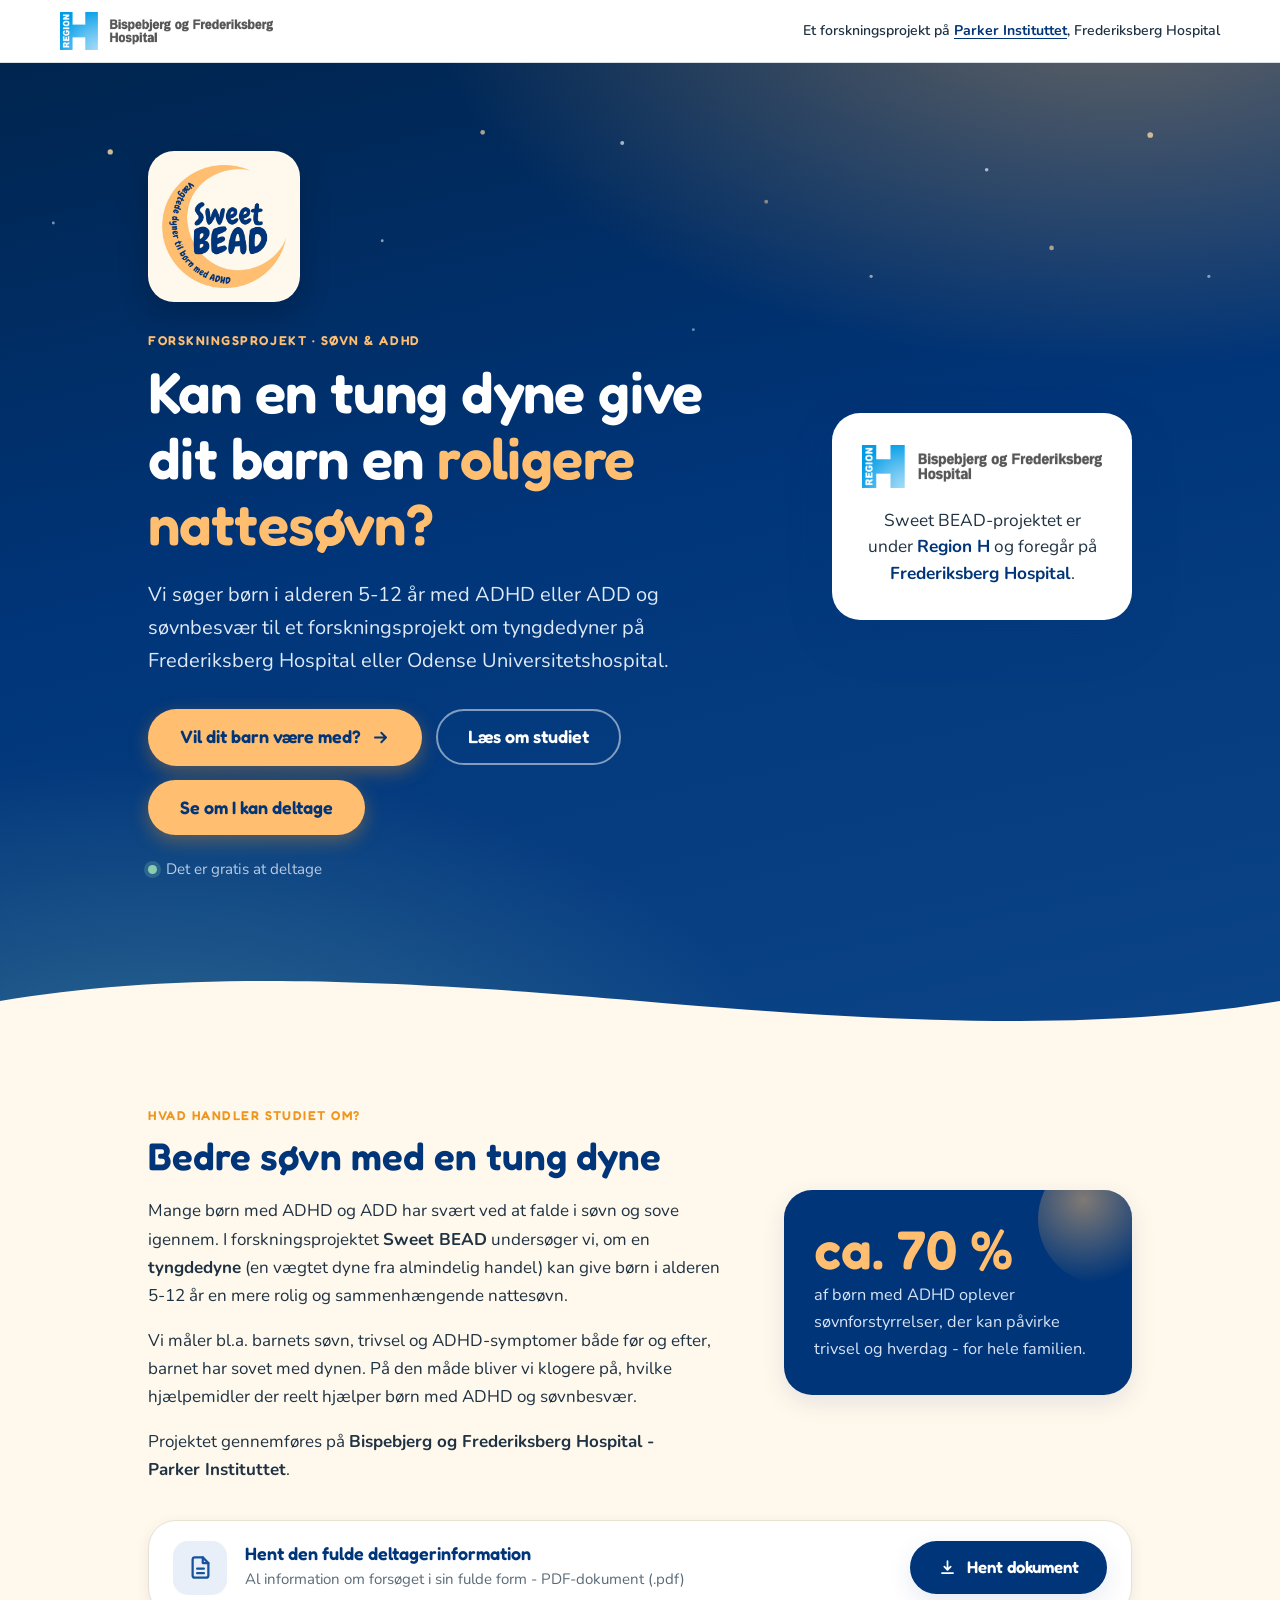
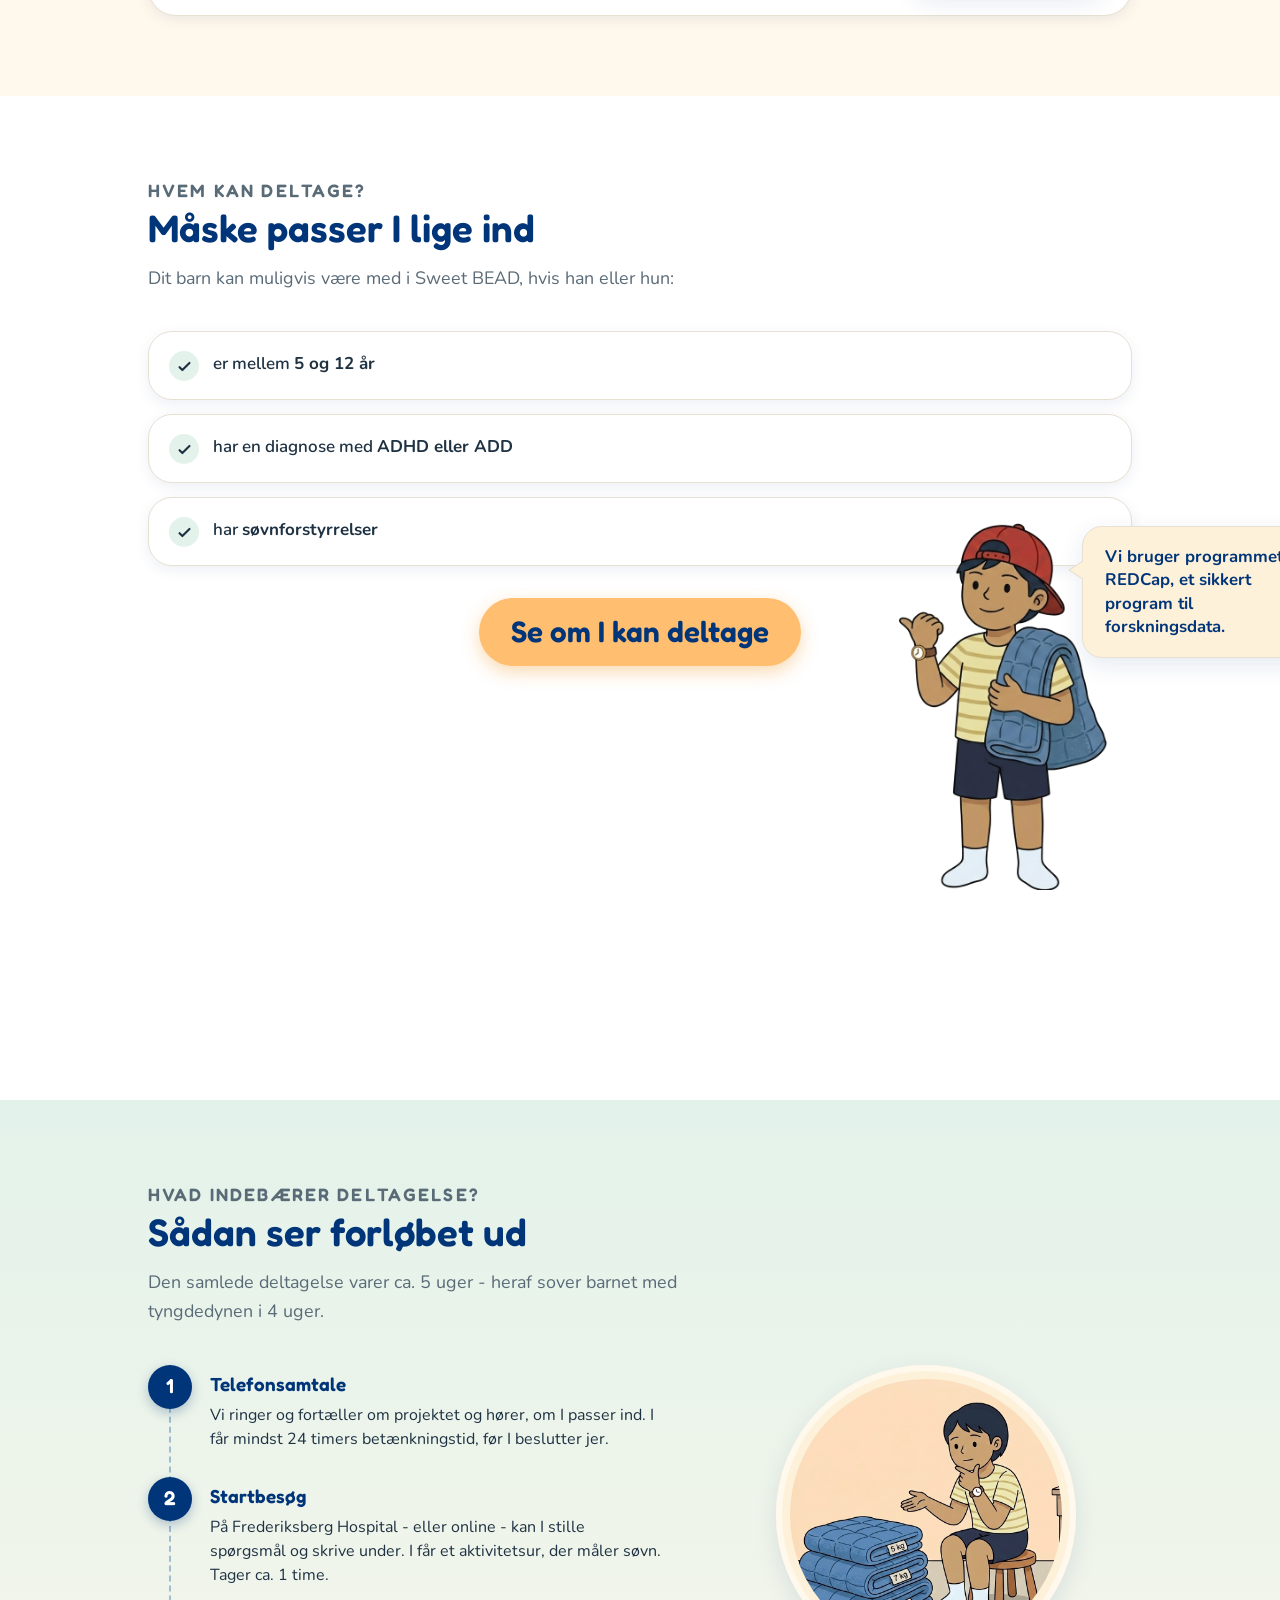
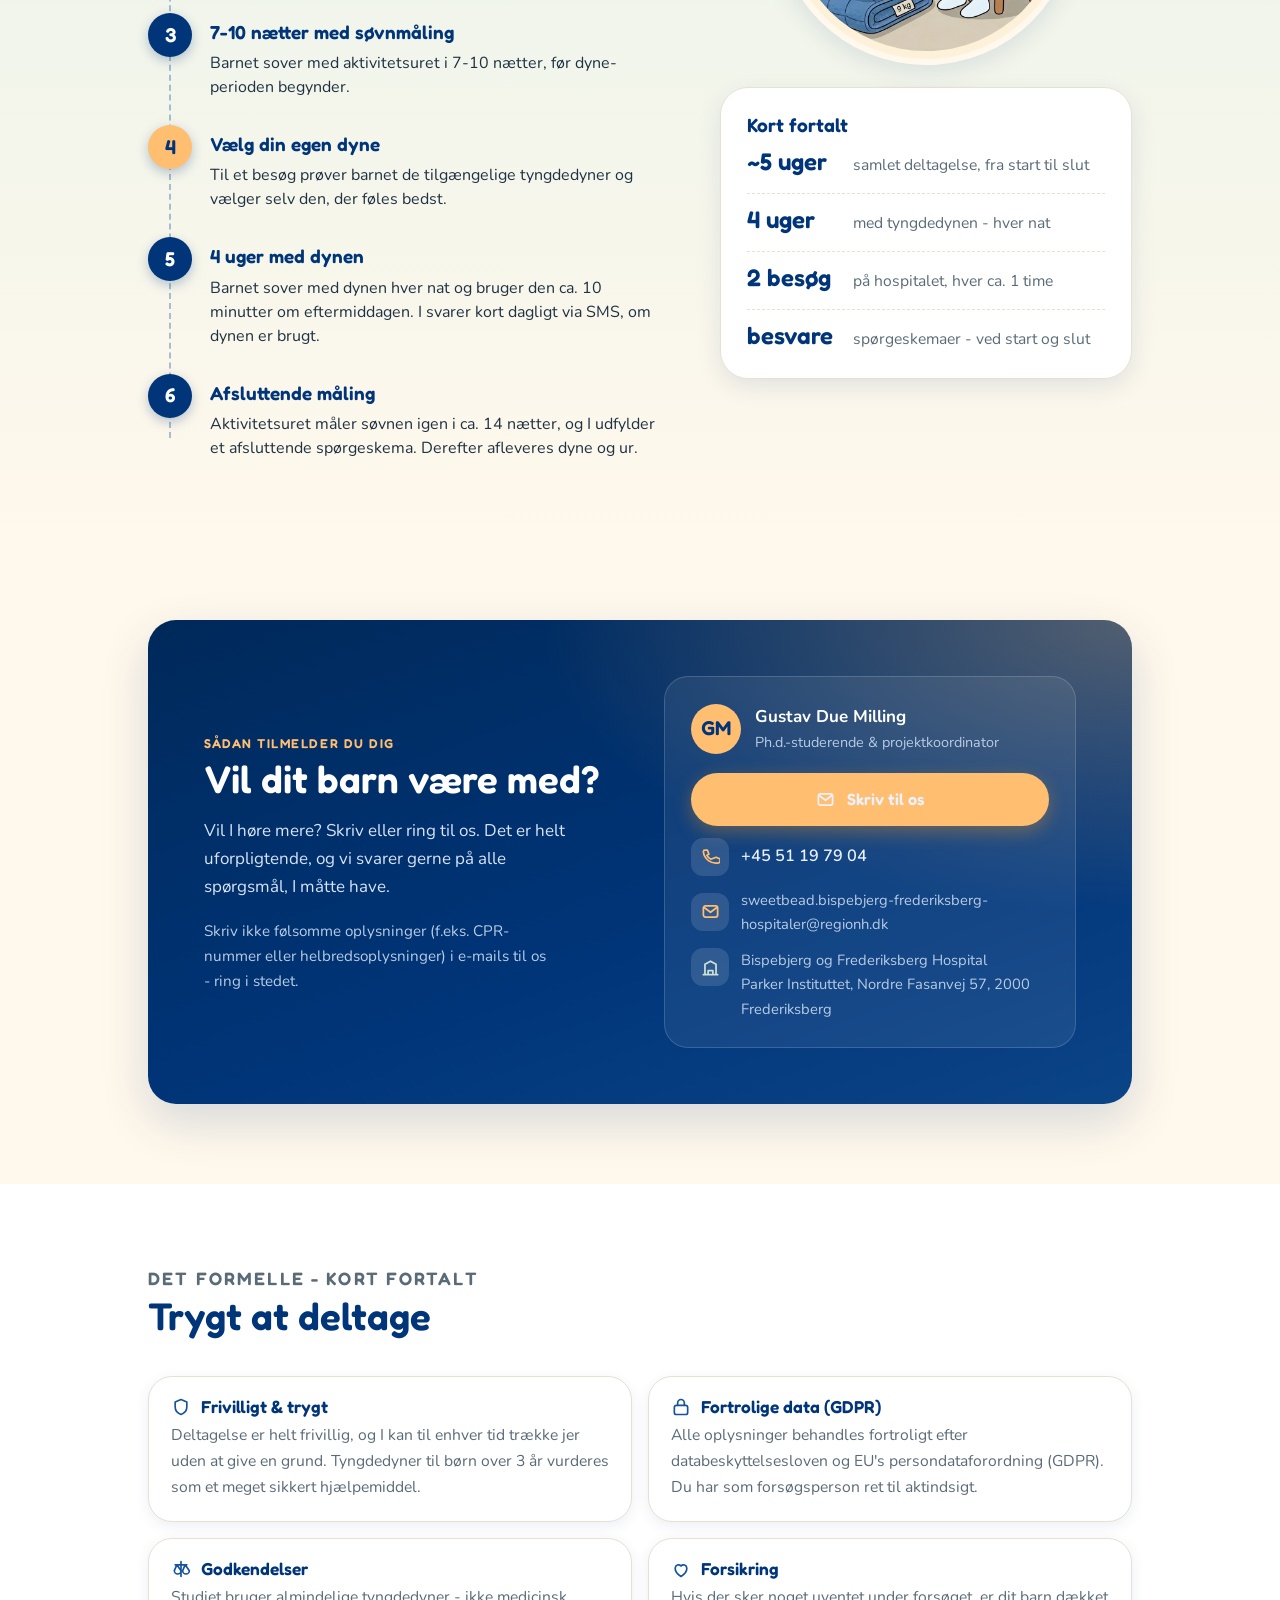
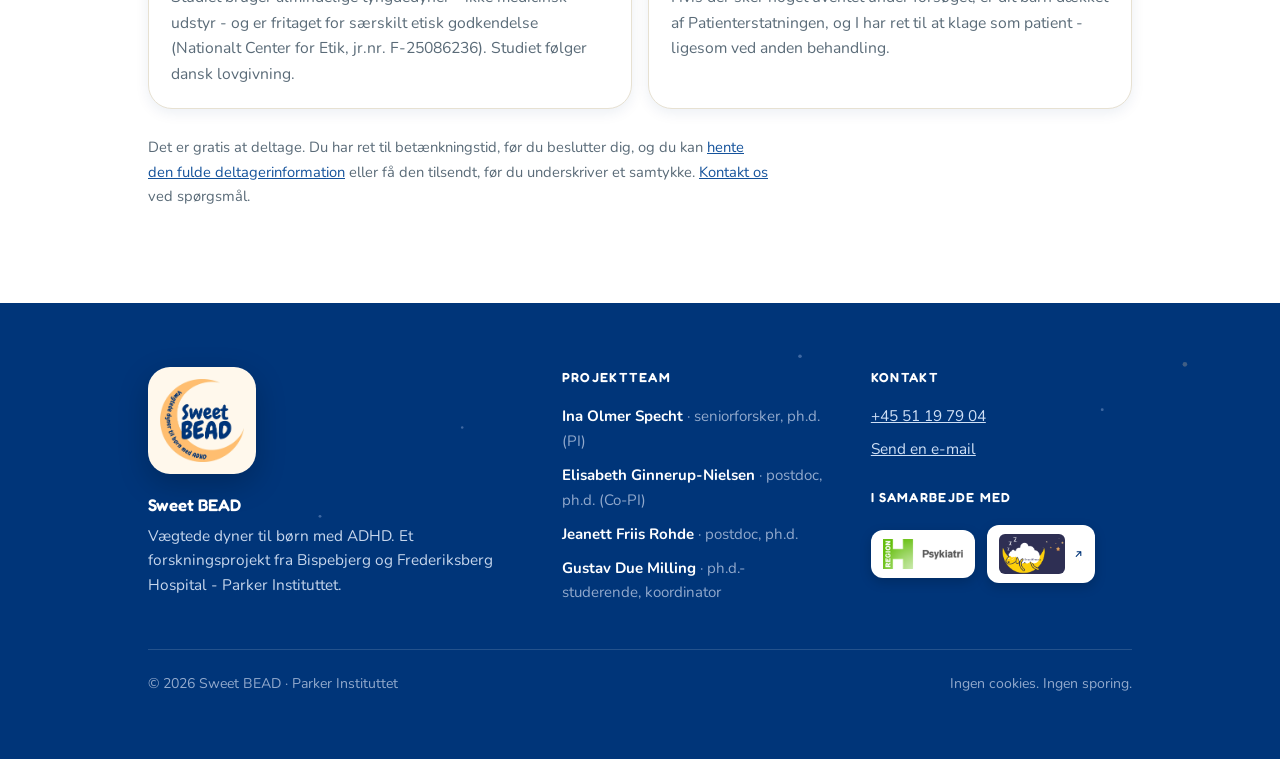
<file: index.html>
<!DOCTYPE html>
<html lang="da">
<head>
  <meta charset="UTF-8">
  <meta name="viewport" content="width=device-width, initial-scale=1.0">
  <title>Sweet BEAD - Forskningsprojekt om tyngdedyner til børn med ADHD</title>
  <meta name="description" content="Kan en tyngdedyne forbedre søvnen hos børn med ADHD? Sweet BEAD søger børn i alderen 5-12 år til et forskningsprojekt på Bispebjerg og Frederiksberg Hospital. Læs mere og tilmeld dig.">
  <meta name="color-scheme" content="light">
  <meta property="og:title" content="Sweet BEAD - vil dit barn være med?">
  <meta property="og:description" content="Forskningsprojekt om tyngdedyner og søvn hos børn med ADHD (5-12 år).">
  <meta property="og:type" content="website">
  <link rel="icon" href="assets/sweetbead-logo.png">
  <link rel="preconnect" href="https://fonts.googleapis.com">
  <link rel="preconnect" href="https://fonts.gstatic.com" crossorigin>
  <link href="https://fonts.googleapis.com/css2?family=Fredoka:wght@400;500;600;700&family=Nunito:ital,wght@0,400;0,600;0,700;0,800;1,400&display=swap" rel="stylesheet">
  <link rel="stylesheet" href="style.css">
</head>
<body>
  <a class="skip-link" href="#tilmeld">Spring til tilmelding</a>

  <!-- Co-brand strip -->
  <div class="cobrand">
    <div class="wrap" style="font-size: 16px">
      <img src="assets/bispebjerg-frederiksberg.png" alt="Bispebjerg og Frederiksberg Hospital">
      <span>Et forskningsprojekt på <a href="https://www.frederiksberghospital.dk/afdelinger-og-klinikker/parker-instituttet/Sider/default.aspx" target="_blank" rel="noopener noreferrer">Parker Instituttet</a>, Frederiksberg Hospital</span>
    </div>
  </div>

  <!-- Hero -->
  <header class="hero">
    <svg class="hero__stars" viewBox="0 0 1440 520" preserveAspectRatio="xMidYMid slice" aria-hidden="true" focusable="false">
      <g fill="#ffd9a6">
        <circle cx="124" cy="100" r="3" opacity=".9"/>
        <circle cx="1294" cy="81" r="3.2" opacity=".85"/>
        <circle cx="1183" cy="208" r="2.6" opacity=".7"/>
        <circle cx="303" cy="187" r="2.4" opacity=".6"/>
        <circle cx="543" cy="78" r="2.6" opacity=".75"/>
        <circle cx="862" cy="156" r="2.2" opacity=".55"/>
      </g>
      <g fill="#ffffff">
        <circle cx="220" cy="260" r="2" opacity=".7"/>
        <circle cx="430" cy="200" r="1.6" opacity=".6"/>
        <circle cx="700" cy="90" r="2.2" opacity=".7"/>
        <circle cx="980" cy="240" r="1.8" opacity=".6"/>
        <circle cx="1110" cy="120" r="2" opacity=".7"/>
        <circle cx="1360" cy="240" r="1.8" opacity=".55"/>
        <circle cx="60" cy="180" r="1.6" opacity=".55"/>
        <circle cx="780" cy="300" r="1.6" opacity=".5"/>
      </g>
    </svg>

    <div class="wrap">
      <div class="hero__intro">
        <span class="logo-badge hero__logo-wrap"><img class="hero__logo" src="assets/sweetbead-logo.png" alt="Sweet BEAD - vægtede dyner til børn med ADHD"></span>
        <p class="eyebrow">Forskningsprojekt · Søvn &amp; ADHD</p>
        <h1>Kan en tung dyne give dit barn en <span class="accent">roligere nattesøvn?</span></h1>
        <p class="hero__lead" style="max-width: 100%">Vi søger børn i alderen 5-12 år med ADHD eller ADD og søvnbesvær til et forskningsprojekt om tyngdedyner på Frederiksberg Hospital eller Odense Universitetshospital.</p>
        <div class="hero__cta">
          <a class="btn btn--primary btn--lg" href="#tilmeld">
            Vil dit barn være med?
            <svg viewBox="0 0 24 24" fill="none" stroke="currentColor" stroke-width="2.4" stroke-linecap="round" stroke-linejoin="round" aria-hidden="true"><path d="M5 12h14M13 6l6 6-6 6"/></svg>
          </a>
          <a class="btn btn--ghost btn--lg" href="#om">Læs om studiet</a>
          <a class="btn btn--primary btn--lg" href="https://redcap.regionh.dk/surveys/?s=R7CNFXFAAY9P3TEJ" target="_blank" rel="noopener">Se om I kan deltage</a>
        </div>
        <p class="hero__note">Det er gratis at deltage</p>
      </div>
      <aside class="hero__trust">
        <div class="trust-card" style="width: 100%; max-width: 400px">
          <img src="assets/bispebjerg-frederiksberg.png" alt="Region Hovedstaden - Bispebjerg og Frederiksberg Hospital">
          <p>Sweet BEAD-projektet er under <strong>Region&nbsp;H</strong> og foregår på <strong>Frederiksberg Hospital</strong>.</p>
        </div>
      </aside>
    </div>

    <svg class="hero__wave" viewBox="0 0 1440 70" preserveAspectRatio="none" aria-hidden="true" focusable="false">
      <path d="M0 70V36c180-30 380-30 720 0s540 30 720 0V70z" fill="#fff8ec"/>
    </svg>
  </header>

  <main id="indhold">

    <!-- Hvad handler studiet om -->
    <section class="band band--cream" id="om">
      <div class="wrap">
        <div class="about">
        <div class="about__text">
          <p class="eyebrow">Hvad handler studiet om?</p>
          <h2 class="about__h2" style="font-size:clamp(1.7rem,3.6vw,2.4rem);margin-bottom:.5em;">Bedre søvn med en tung dyne</h2>
          <p>Mange børn med ADHD og ADD har svært ved at falde i søvn og sove igennem. I forskningsprojektet <strong>Sweet BEAD</strong> undersøger vi, om en <strong>tyngdedyne</strong> (en vægtet dyne fra almindelig handel) kan give børn i alderen 5-12 år en mere rolig og sammenhængende nattesøvn.</p>
          <p>Vi måler bl.a. barnets søvn, trivsel og ADHD-symptomer både før og efter, barnet har sovet med dynen. På den måde bliver vi klogere på, hvilke hjælpemidler der reelt hjælper børn med ADHD og søvnbesvær.</p>
          <p>Projektet gennemføres på <strong>Bispebjerg og Frederiksberg Hospital - Parker Instituttet</strong>.</p>
        </div>
        <aside class="stat" aria-label="Baggrund">
          <span class="stat__num">ca. 70 %</span>
          <p>af børn med ADHD oplever søvnforstyrrelser, der kan påvirke trivsel og hverdag - for hele familien.</p>
        </aside>
        </div>
        <div class="download">
          <span class="doc-ico" aria-hidden="true"><svg viewBox="0 0 24 24" fill="none" stroke="currentColor" stroke-width="2" stroke-linecap="round" stroke-linejoin="round"><path d="M14 3H7a2 2 0 0 0-2 2v14a2 2 0 0 0 2 2h10a2 2 0 0 0 2-2V8z"/><path d="M14 3v5h5"/><path d="M9 13h6M9 17h6"/></svg></span>
          <div class="meta">
            <strong>Hent den fulde deltagerinformation</strong>
            <span>Al information om forsøget i sin fulde form - PDF-dokument (.pdf)</span>
          </div>
          <a class="btn btn--navy" href="assets/Deltagerinformation-Sweet-BEAD.pdf" target="_blank" rel="noopener">
            <svg viewBox="0 0 24 24" fill="none" stroke="currentColor" stroke-width="2.2" stroke-linecap="round" stroke-linejoin="round" aria-hidden="true"><path d="M12 4v11m0 0l-4-4m4 4l4-4M5 19h14"/></svg>
            Hent dokument
          </a>
        </div>
      </div>
    </section>

    <!-- Hvem kan deltage -->
    <section class="band band--white" id="hvem">
      <div class="wrap">
        <div class="section-head">
          <p class="eyebrow">Hvem kan deltage?</p>
          <h2>Måske passer I lige ind</h2>
          <p>Dit barn kan muligvis være med i Sweet BEAD, hvis han eller hun:</p>
        </div>
        <ul class="criteria">
          <li>
            <span class="check" aria-hidden="true"><svg viewBox="0 0 24 24" fill="none" stroke="currentColor" stroke-width="3" stroke-linecap="round" stroke-linejoin="round"><path d="M5 13l4 4L19 7"/></svg></span>
            <span>er mellem <strong>5 og 12 år</strong></span>
          </li>
          <li>
            <span class="check" aria-hidden="true"><svg viewBox="0 0 24 24" fill="none" stroke="currentColor" stroke-width="3" stroke-linecap="round" stroke-linejoin="round"><path d="M5 13l4 4L19 7"/></svg></span>
            <span>har en diagnose med <strong>ADHD eller ADD</strong></span>
          </li>
          <li>
            <span class="check" aria-hidden="true"><svg viewBox="0 0 24 24" fill="none" stroke="currentColor" stroke-width="3" stroke-linecap="round" stroke-linejoin="round"><path d="M5 13l4 4L19 7"/></svg></span>
            <span>har <strong>søvnforstyrrelser</strong></span>
          </li>
          </ul>
        <div class="criteria-cta">
          <a class="btn btn--primary btn--lg" href="https://redcap.regionh.dk/surveys/?s=R7CNFXFAAY9P3TEJ" target="_blank" rel="noopener" style="font-size: clamp(1.25rem, 4.5vw, 1.85rem)">Se om I kan deltage</a>
          <figure class="guy-pointer">
            <img src="assets/guy-pointing-cut.png" alt="Dreng der peger mod knappen" />
            <div class="speech-bubble">Vi bruger programmet REDCap, et sikkert program til forskningsdata.</div>
          </figure>
        </div>
      </div>
    </section>

    <!-- Hvad indebærer deltagelse -->
    <section class="band band--mint" id="forlob">
      <div class="wrap">
        <div class="section-head">
          <p class="eyebrow">Hvad indebærer deltagelse?</p>
          <h2>Sådan ser forløbet ud</h2>
          <p>Den samlede deltagelse varer ca. 5 uger - heraf sover barnet med tyngdedynen i 4 uger.</p>
        </div>
        <div class="involve">
          <ol class="steps">
            <li>
              <span class="bubble" aria-hidden="true">1</span>
              <div>
                <p class="step-title">Telefonsamtale</p>
                <p>Vi ringer og fortæller om projektet og hører, om I passer ind. I får mindst 24 timers betænkningstid, før I beslutter jer.</p>
              </div>
            </li>
            <li>
              <span class="bubble" aria-hidden="true">2</span>
              <div>
                <p class="step-title">Startbesøg</p>
                <p>På Frederiksberg Hospital - eller online - kan I stille spørgsmål og skrive under. I får et aktivitetsur, der måler søvn. Tager ca. 1 time.</p>
              </div>
            </li>
            <li>
              <span class="bubble" aria-hidden="true">3</span>
              <div>
                <p class="step-title">7-10 nætter med søvnmåling</p>
                <p>Barnet sover med aktivitetsuret i 7-10 nætter, før dyne-perioden begynder. </p>
              </div>
            </li>
            <li>
              <span class="bubble" aria-hidden="true">4</span>
              <div>
                <p class="step-title">Vælg din egen dyne</p>
                <p>Til et besøg prøver barnet de tilgængelige tyngdedyner og vælger selv den, der føles bedst.</p>
              </div>
            </li>
            <li>
              <span class="bubble" aria-hidden="true">5</span>
              <div>
                <p class="step-title">4 uger med dynen</p>
                <p>Barnet sover med dynen hver nat og bruger den ca. 10 minutter om eftermiddagen. I svarer kort dagligt via SMS, om dynen er brugt.</p>
              </div>
            </li>
            <li>
              <span class="bubble" aria-hidden="true">6</span>
              <div>
                <p class="step-title">Afsluttende måling</p>
                <p>Aktivitetsuret måler søvnen igen i ca. 14 nætter, og I udfylder et afsluttende spørgeskema. Derefter afleveres dyne og ur.</p>
              </div>
            </li>
          </ol>
          <div class="involve__aside">
            <div class="well" style="box-shadow:var(--shadow-md), inset 0 0 0 6px var(--cream-50);width:100%;max-width:300px;margin-inline:auto;">
              <img src="assets/vaelg-dyne.png" alt="Illustration af et barn, der vælger mellem tre vægtede dyner.">
            </div>
            <div class="facts" style="width: 100%; max-width: 450px">
              <h3>Kort fortalt</h3>
              <dl>
                <div class="row"><dd>~5 uger</dd><dt>samlet deltagelse, fra start til slut</dt></div>
                <div class="row"><dd>4 uger</dd><dt>med tyngdedynen - hver nat</dt></div>
                <div class="row"><dd>2 besøg</dd><dt>på hospitalet, hver ca. 1 time</dt></div>
                <div class="row"><dd>besvare</dd><dt>spørgeskemaer - ved start og slut</dt></div>
              </dl>
            </div>
          </div>
        </div>
      </div>
    </section>

    <!-- Tilmeld / CTA -->
    <section class="band band--cream signup" id="tilmeld">
      <div class="wrap">
        <div class="signup__card">
          <div style="position:relative;z-index:1;">
            <p class="eyebrow">Sådan tilmelder du dig</p>
            <h2>Vil dit barn være med?</h2>
            <p>Vil I høre mere? Skriv eller ring til os. Det er helt uforpligtende, og vi svarer gerne på alle spørgsmål, I måtte have.</p>
            <p style="margin-top:1.2em;color:#b9cce4;font-size:.95rem;">Skriv ikke følsomme oplysninger (f.eks. CPR-nummer eller helbredsoplysninger) i e-mails til os - ring i stedet.</p>
          </div>
          <div class="contact-box" style="position:relative;z-index:1;">
            <div class="who">
              <span class="avatar" aria-hidden="true">GM</span>
              <div>
                <div class="name">Gustav Due Milling</div>
                <div class="role">Ph.d.-studerende &amp; projektkoordinator</div>
              </div>
            </div>
            <div class="contact-list">
              <a class="btn btn--primary btn--block js-mail" data-u="sweetbead.bispebjerg-frederiksberg-hospitaler" data-d="regionh.dk" data-subject="Interesse i Sweet BEAD-studiet" href="#tilmeld">
                <svg viewBox="0 0 24 24" fill="none" stroke="currentColor" stroke-width="2.2" stroke-linecap="round" stroke-linejoin="round" aria-hidden="true"><rect x="3" y="5" width="18" height="14" rx="2.5"/><path d="M4 7l8 6 8-6"/></svg>
                Skriv til os
              </a>
              <a href="tel:+4551197904">
                <span class="ico" aria-hidden="true"><svg viewBox="0 0 24 24" fill="none" stroke="currentColor" stroke-width="2.2" stroke-linecap="round" stroke-linejoin="round"><path d="M5 4h3l2 5-2.5 1.5a12 12 0 0 0 5 5L19 13l5 2v3a2 2 0 0 1-2 2A16 16 0 0 1 3 6a2 2 0 0 1 2-2z"/></svg></span>
                +45 51 19 79 04
              </a>
              <a class="js-mail" data-u="sweetbead.bispebjerg-frederiksberg-hospitaler" data-d="regionh.dk" data-subject="Interesse i Sweet BEAD-studiet" data-show="1" href="#tilmeld" style="font-size:.92rem;font-weight:400;color:#b9cce4;">
                <span class="ico" aria-hidden="true"><svg viewBox="0 0 24 24" fill="none" stroke="currentColor" stroke-width="2.2" stroke-linecap="round" stroke-linejoin="round"><rect x="3" y="5" width="18" height="14" rx="2.5"/><path d="M4 7l8 6 8-6"/></svg></span>
                <span class="js-mail-text">Vis e-mailadresse</span>
              </a>
              <div class="inst">
                <span class="ico" aria-hidden="true"><svg viewBox="0 0 24 24" fill="none" stroke="currentColor" stroke-width="2.2" stroke-linecap="round" stroke-linejoin="round"><path d="M3 21h18M5 21V8l7-4 7 4v13M9 21v-5h6v5"/></svg></span>
                <span>Bispebjerg og Frederiksberg Hospital<br>Parker Instituttet, Nordre Fasanvej 57, 2000 Frederiksberg</span>
              </div>
            </div>
          </div>
        </div>
      </div>
    </section>

    <!-- Det formelle -->
    <section class="band band--white" id="formelt">
      <div class="wrap">
        <div class="section-head">
          <p class="eyebrow">Det formelle - kort fortalt</p>
          <h2>Trygt at deltage</h2>
        </div>
        <div class="formal">
          <div class="item">
            <h3><svg viewBox="0 0 24 24" fill="none" stroke="currentColor" stroke-width="2" stroke-linecap="round" stroke-linejoin="round" aria-hidden="true"><path d="M12 3l7 3v6c0 4.5-3 7.5-7 9-4-1.5-7-4.5-7-9V6z"/></svg> Frivilligt &amp; trygt</h3>
            <p>Deltagelse er helt frivillig, og I kan til enhver tid trække jer uden at give en grund. Tyngdedyner til børn over 3 år vurderes som et meget sikkert hjælpemiddel.</p>
          </div>
          <div class="item">
            <h3><svg viewBox="0 0 24 24" fill="none" stroke="currentColor" stroke-width="2" stroke-linecap="round" stroke-linejoin="round" aria-hidden="true"><rect x="4" y="10" width="16" height="11" rx="2.5"/><path d="M8 10V7a4 4 0 0 1 8 0v3"/></svg> Fortrolige data (GDPR)</h3>
            <p>Alle oplysninger behandles fortroligt efter databeskyttelsesloven og EU's persondataforordning (GDPR). Du har som forsøgsperson ret til aktindsigt.</p>
          </div>
          <div class="item">
            <h3><svg viewBox="0 0 24 24" fill="none" stroke="currentColor" stroke-width="2" stroke-linecap="round" stroke-linejoin="round" aria-hidden="true"><path d="M12 3v18M5 7h14M7 7l-3 7a4 4 0 0 0 8 0zM17 7l-3 7a4 4 0 0 0 8 0z"/></svg> Godkendelser</h3>
            <p>Studiet bruger almindelige tyngdedyner - ikke medicinsk udstyr - og er fritaget for særskilt etisk godkendelse (Nationalt Center for Etik, jr.nr. F-25086236). Studiet følger dansk lovgivning.</p>
          </div>
          <div class="item">
            <h3><svg viewBox="0 0 24 24" fill="none" stroke="currentColor" stroke-width="2" stroke-linecap="round" stroke-linejoin="round" aria-hidden="true"><path d="M12 21s-7-4.5-7-10a4 4 0 0 1 7-2.6A4 4 0 0 1 19 11c0 5.5-7 10-7 10z"/></svg> Forsikring</h3>
            <p>Hvis der sker noget uventet under forsøget, er dit barn dækket af Patienterstatningen, og I har ret til at klage som patient - ligesom ved anden behandling.</p>
          </div>
        </div>
        <p class="formal-foot">Det er gratis at deltage. Du har ret til betænkningstid, før du beslutter dig, og du kan <a href="assets/Deltagerinformation-Sweet-BEAD.pdf" target="_blank" rel="noopener">hente den fulde deltagerinformation</a> eller få den tilsendt, før du underskriver et samtykke. <a href="#tilmeld">Kontakt os</a> ved spørgsmål.</p>
      </div>
    </section>

  </main>

  <!-- Footer -->
  <footer class="site">
    <svg class="stars" viewBox="0 0 1440 360" preserveAspectRatio="xMidYMid slice" aria-hidden="true" focusable="false">
      <g fill="#7f9ccb">
        <circle cx="180" cy="80" r="1.8"/>
        <circle cx="520" cy="140" r="1.4"/>
        <circle cx="900" cy="60" r="2"/>
        <circle cx="1240" cy="120" r="1.6"/>
        <circle cx="1080" cy="220" r="1.4"/>
        <circle cx="360" cy="240" r="1.6"/>
      </g>
      <g fill="#ffd9a6" opacity=".5">
        <circle cx="1333" cy="69" r="2.6"/>
        <circle cx="263" cy="158" r="2.2"/>
      </g>
    </svg>
    <div class="wrap">
      <div class="foot-grid">
        <div>
          <span class="logo-badge"><img class="brand-logo" src="assets/sweetbead-logo.png" alt="Sweet BEAD"></span>
          <p style="color:#fff;font-family:var(--font-display);font-weight:600;font-size:1.05rem;margin-bottom:.3em;">Sweet BEAD</p>
          <p>Vægtede dyner til børn med ADHD. Et forskningsprojekt fra Bispebjerg og Frederiksberg Hospital - Parker Instituttet.</p>
        </div>
        <div>
          <h4>Projektteam</h4>
          <ul class="team">
            <li class="lead">Ina Olmer Specht <span>· seniorforsker, ph.d. (PI)</span></li>
            <li class="lead">Elisabeth Ginnerup-Nielsen <span>· postdoc, ph.d. (Co-PI)</span></li>
            <li class="lead">Jeanett Friis Rohde <span>· postdoc, ph.d.</span></li>
            <li class="lead">Gustav Due Milling <span>· ph.d.-studerende, koordinator</span></li>
          </ul>
        </div>
        <div>
          <h4>Kontakt</h4>
          <p><a href="tel:+4551197904">+45 51 19 79 04</a></p>
          <p><a class="js-mail" data-u="sweetbead.bispebjerg-frederiksberg-hospitaler" data-d="regionh.dk" data-subject="Interesse i Sweet BEAD-studiet" href="#tilmeld">Send en e-mail</a></p>
          <h4 style="margin-top:26px;">I samarbejde med</h4>
          <div class="foot-logos">
            <span class="chip"><img src="assets/region-psykiatri.png" alt="Region Hovedstadens Psykiatri"></span>
            <a class="chip chip--sd chip--link" href="https://www.frederiksberghospital.dk/afdelinger-og-klinikker/parker-instituttet/forskning/forskning-i-afdelingen/sider/sweet-dreams.aspx" target="_blank" rel="noopener noreferrer" aria-label="Sweet Dreams - åbner i nyt vindue"><img src="assets/sweet-dreams.png" alt="Sweet Dreams"></a>
          </div>
        </div>
      </div>
      <div class="foot-bottom">
        <span>© 2026 Sweet BEAD · Parker Instituttet</span>
        <span class="tag">Ingen cookies. Ingen sporing.</span>
      </div>
    </div>
  </footer>

  <script>
    (function () {
      var links = document.querySelectorAll('.js-mail');
      for (var i = 0; i < links.length; i++) {
        var a = links[i];
        var addr = a.getAttribute('data-u') + '@' + a.getAttribute('data-d');
        var href = 'mailto:' + addr;
        var subj = a.getAttribute('data-subject');
        if (subj) { href += '?subject=' + encodeURIComponent(subj); }
        a.setAttribute('href', href);
        if (a.getAttribute('data-show')) {
          var t = a.querySelector('.js-mail-text');
          if (t) { t.textContent = addr; }
        }
      }
    })();
  </script>
</body>
</html>
</file>
<file: style.css>
/* ===========================================================================
   Sweet BEAD — recruitment site
   Visual DNA from the Sweet BEAD Design System: navy + peach moon, cream paper,
   sage/mint dusk, Fredoka (display) + Nunito (body), very rounded, soft navy
   shadows, dashed "stitch" lines, moon-bubble numbers, circular cream wells.
   =========================================================================== */

/* --- Tokens --------------------------------------------------------------- */
:root {
  --navy:        #003579;
  --navy-700:    #0a3d7a;
  --navy-600:    #15539c;
  --navy-050:    #e8eff8;
  --peach:       #ffbe70;
  --peach-700:   #f0961f;
  --peach-100:   #ffeed4;
  --cream:       #fef1da;
  --cream-50:    #fff8ec;
  --sage:        #90aeb0;
  --sage-100:    #dde8e7;
  --mint:        #8ccdb0;
  --mint-100:    #e3f2ea;
  --mint-strong: #3f9e74;

  --ink:         #1f3243;
  --ink-muted:   #5a6b78;
  --line:        #e7e1d2;
  --line-cool:   #d8e0e6;
  --white:       #ffffff;

  --font-display: 'Fredoka', 'Baloo 2', 'Segoe UI Rounded', system-ui, sans-serif;
  --font-body:    'Nunito', system-ui, -apple-system, 'Segoe UI', sans-serif;

  --shadow-sm:  0 4px 14px rgba(0,53,121,.08);
  --shadow-md:  0 8px 24px rgba(0,53,121,.10);
  --shadow-lg:  0 18px 48px rgba(0,53,121,.16);

  --r-card: 28px;
  --r-lg:   24px;
  --r-pill: 999px;

  --maxw: 1080px;
  --pad:  clamp(20px, 5vw, 48px);
}

/* --- Reset / base --------------------------------------------------------- */
*, *::before, *::after { box-sizing: border-box; }
html { scroll-behavior: smooth; -webkit-text-size-adjust: 100%; overflow-x: hidden; }
body {
  margin: 0;
  overflow-x: hidden;
  max-width: 100%;
  font-family: var(--font-body);
  font-size: 1.0625rem;          /* 17px */
  line-height: 1.65;
  color: var(--ink);
  background: var(--cream-50);
  -webkit-font-smoothing: antialiased;
  text-rendering: optimizeLegibility;
}
img { max-width: 100%; display: block; }
h1, h2, h3 { font-family: var(--font-display); color: var(--navy); line-height: 1.15; margin: 0; font-weight: 600; overflow-wrap: break-word; }
p { margin: 0 0 1em; text-wrap: pretty; }
a { color: var(--navy-600); }
strong { font-weight: 700; }

/* Skip link */
.skip-link {
  position: absolute; left: 16px; top: -56px;
  background: var(--navy); color: #fff; padding: 12px 18px;
  border-radius: 0 0 14px 14px; z-index: 100; font-weight: 700;
  transition: top .18s cubic-bezier(.33,0,.2,1);
}
.skip-link:focus { top: 0; }

:focus-visible {
  outline: 3px solid rgba(21,83,156,.55);
  outline-offset: 3px;
  border-radius: 6px;
}

.wrap { max-width: var(--maxw); margin: 0 auto; padding-inline: var(--pad); }

/* Eyebrow label */
.eyebrow {
  display: inline-block;
  font-family: var(--font-display);
  font-weight: 600;
  font-size: .8rem;
  letter-spacing: .12em;
  text-transform: uppercase;
  color: var(--peach-700);
  margin: 0 0 .5rem;
}

/* =========================================================================
   Co-brand strip (top)
   ========================================================================= */
.cobrand {
  background: var(--white);
  border-bottom: 1px solid var(--line-cool);
}
.cobrand {
  padding: 0 12px;
}
.cobrand .wrap {
  display: flex; align-items: center; gap: 14px;
  padding-block: 12px;
  margin: 0 auto;
  max-width: 100%;
}
@media (max-width: 640px) {
  .cobrand {
    padding: 0 16px;
  }
  .cobrand .wrap {
    flex-direction: column; gap: 10px; text-align: center;
  }
  .cobrand img { height: 32px; }
  .cobrand span { margin-left: 0; text-align: center; font-size: .95rem; }
}
.cobrand img { height: 38px; width: auto; }
.cobrand span {
  font-size: .88rem; color: var(--ink); font-weight: 600;
  margin-left: auto; text-align: right;
}
.cobrand span a {
  color: var(--navy); font-weight: 700;
  text-decoration: underline; text-underline-offset: 3px;
}
.cobrand span a:hover { color: var(--navy-600); }

/* =========================================================================
   Hero — night sky
   ========================================================================= */
.hero {
  position: relative;
  overflow: hidden;

  color: var(--cream-50);
  background:
    radial-gradient(120% 90% at 88% -10%, rgba(255,190,112,.42), rgba(255,190,112,0) 46%),
    radial-gradient(90% 70% at 12% 110%, rgba(140,205,176,.30), rgba(140,205,176,0) 55%),
    linear-gradient(168deg, #00254f 0%, #003579 46%, #0c4488 100%);
}
.hero__stars {
  position: absolute; inset: 0; pointer-events: none;
  opacity: .9;
}
.hero .wrap {
  position: relative; z-index: 2;
  display: grid;
  grid-template-columns: 1fr 300px;
  gap: clamp(28px, 5vw, 60px);
  align-items: center;
  padding-block: clamp(48px, 8vw, 88px);
}
.hero__intro { max-width: 720px; }

/* Hero trust card */
.hero__trust { justify-self: center; width: 100%; max-width: 400px; }
@media (max-width: 880px) {
  .hero__trust { margin-inline: auto; }
}
.trust-card {
  background: var(--white);
  border-radius: var(--r-card);
  padding: 32px 30px;
  box-shadow: var(--shadow-lg);
  text-align: center;
  margin-left: auto;
  margin-right: auto;
}
.trust-card img {
  height: auto; max-height: 60px; width: auto; margin: 0 auto 20px;
}
.trust-card p {
  margin: 0; color: var(--ink); font-size: 1.08rem; line-height: 1.55;
}
.trust-card strong { color: var(--navy); }
.logo-badge {
  display: inline-flex;
  background: var(--cream-50);
  border-radius: 26px;
  padding: 14px;
  box-shadow: 0 10px 30px rgba(0,0,0,.22);
}
.hero__logo {
  display: block;
  width: clamp(96px, 12vw, 124px);
  height: auto;
}
.hero__logo-wrap { display: flex; width: fit-content; margin-bottom: 24px; }
.hero .eyebrow { color: var(--peach); }
.hero h1 {
  color: #fff;
  font-size: clamp(2.2rem, 5.4vw, 3.6rem);
  font-weight: 600;
  letter-spacing: -0.01em;
  margin-bottom: .35em;
}
.hero h1 .accent { color: var(--peach); }
.hero__lead {
  font-size: clamp(1.05rem, 1.9vw, 1.25rem);
  color: #dfeaf8;
  max-width: 30ch;
  margin-bottom: 1.6em;
}
.hero__cta { display: flex; flex-wrap: wrap; gap: 14px; align-items: center; }
.hero__note {
  margin-top: 1.4em; margin-bottom: 0;
  font-size: .95rem; color: #b9cce4;
  display: flex; align-items: center; gap: 9px;
}
.hero__note::before {
  content: ""; width: 9px; height: 9px; border-radius: 50%;
  background: var(--mint); flex: none;
  box-shadow: 0 0 0 4px rgba(140,205,176,.22);
}

/* Illustration well */
.hero__art { justify-self: center; }
.well {
  position: relative;
  background: var(--cream);
  border-radius: 50%;
  padding: 14px;
  box-shadow: var(--shadow-lg), inset 0 0 0 6px var(--cream-50);
  width: clamp(220px, 32vw, 340px);
  aspect-ratio: 1;
}
.well img { width: 100%; height: 100%; object-fit: cover; border-radius: 50%; }

/* Wave divider under hero */
header.hero, main { display: block; margin: 0; padding: 0; }
.hero__wave { position: relative; z-index: 2; display: block; width: 100%; height: auto; margin-top: -1px; margin-bottom: -2px; line-height: 0; }

/* =========================================================================
   Section rhythm
   ========================================================================= */
section.band { padding-block: clamp(48px, 8vw, 80px); }
section.band:first-of-type { margin-top: -8px; position: relative; z-index: 1; }
.band--cream { background: var(--cream-50); }
.band--white { background: var(--white); }
.band--mint  { background: linear-gradient(180deg, var(--mint-100), var(--cream-50)); }

.section-head { max-width: 60ch; margin-bottom: clamp(22px, 4vw, 38px); }
.section-head h2 {
  font-size: clamp(1.7rem, 3.6vw, 2.4rem);
  margin-bottom: .35em;
}
.section-head p { color: var(--ink-muted); font-size: 1.12rem; margin: 0; }

/* About layout */
.about {
  display: grid;
  grid-template-columns: 1.25fr .75fr;
  gap: clamp(28px, 5vw, 56px);
  align-items: center;
}
.about__text p:last-child { margin-bottom: 0; }

/* Download card */
.download {
  margin-top: clamp(24px, 4vw, 36px);
  display: flex; align-items: center; gap: 18px; flex-wrap: wrap;
  background: var(--white);
  border: 1px solid var(--line);
  border-radius: var(--r-card);
  padding: 20px 24px;
  box-shadow: var(--shadow-sm);
}
.download .doc-ico {
  flex: none; width: 54px; height: 54px; border-radius: 15px;
  background: var(--navy-050); color: var(--navy-600);
  display: grid; place-items: center;
}
.download .doc-ico svg { width: 27px; height: 27px; }
.download .meta { flex: 1; min-width: 220px; }
.download .meta strong {
  display: block; color: var(--navy);
  font-family: var(--font-display); font-weight: 600; font-size: 1.12rem; line-height: 1.25;
}
.download .meta span { font-size: .94rem; color: var(--ink-muted); }
.download .btn { margin-left: auto; }
@media (max-width: 560px) {
  .download .btn { margin-left: 0; width: 100%; justify-content: center; }
}

/* Stat callout */
.stat {
  background: var(--navy);
  color: var(--cream-50);
  border-radius: var(--r-card);
  padding: 32px 30px;
  box-shadow: var(--shadow-md);
  position: relative;
  overflow: hidden;
}
.stat::after {
  content: ""; position: absolute; right: -36px; top: -36px;
  width: 130px; height: 130px; border-radius: 50%;
  background: radial-gradient(circle at 35% 35%, rgba(255,190,112,.5), rgba(255,190,112,0) 70%);
}
.stat__num {
  font-family: var(--font-display); font-weight: 600;
  font-size: clamp(2.6rem, 6vw, 3.4rem); line-height: 1; color: var(--peach);
  display: block; margin-bottom: 6px;
}
.stat p { margin: 0; color: #d7e3f5; font-size: 1.02rem; }

/* =========================================================================
   "Hvem kan deltage" — criteria
   ========================================================================= */
.criteria {
  list-style: none; margin: 0; padding: 0;
  display: grid; gap: 14px;
}
.criteria li {
  display: flex; gap: 14px; align-items: flex-start;
  background: var(--white);
  border: 1px solid var(--line);
  border-radius: var(--r-lg);
  padding: 18px 20px;
  box-shadow: var(--shadow-sm);
}
.check {
  flex: none; width: 30px; height: 30px; border-radius: 50%;
  background: var(--mint-100); color: var(--mint-strong);
  display: grid; place-items: center; margin-top: 1px;
}
.check svg { width: 17px; height: 17px; }
.criteria li span { font-weight: 600; color: var(--ink); }

/* small print note card */
.note-card {
  margin-top: 22px;
  background: var(--peach-100);
  border: 1px solid #f3d9a8;
  border-radius: var(--r-lg);
  padding: 18px 22px;
  color: #6a4d18;
  display: flex; gap: 14px; align-items: flex-start;
}
.note-card svg { flex: none; width: 22px; height: 22px; color: var(--peach-700); margin-top: 2px; }
.note-card p { margin: 0; font-size: .98rem; }
.note-card strong { color: #5a3f12; }

/* =========================================================================
   "Hvad indebærer" — steps (text list w/ moon bubbles)
   ========================================================================= */
.involve {
  display: grid;
  grid-template-columns: 1fr .8fr;
  gap: clamp(28px, 5vw, 56px);
  align-items: start;
}
.steps { list-style: none; margin: 0; padding: 0; position: relative; }
.steps::before {
  content: ""; position: absolute; left: 21px; top: 22px; bottom: 22px;
  width: 0; border-left: 2px dashed var(--navy-600); opacity: .35;
}
.steps li {
  position: relative;
  display: grid; grid-template-columns: 44px 1fr; gap: 18px;
  align-items: start;
  padding-bottom: 26px;
}
.steps li:last-child { padding-bottom: 0; }
.bubble {
  z-index: 1;
  width: 44px; height: 44px; border-radius: 50%;
  background: var(--navy); color: #fff;
  font-family: var(--font-display); font-weight: 600; font-size: 1.25rem;
  display: grid; place-items: center;
  box-shadow: 0 4px 12px rgba(0,53,121,.28);
}
.steps li:nth-child(4) .bubble { background: var(--peach); color: var(--navy); }
.steps .step-title { font-family: var(--font-display); font-weight: 600; color: var(--navy); font-size: 1.18rem; margin: 4px 0 3px; }
.steps p { margin: 0; color: var(--ink); }
.steps li p:last-child { font-size: 1rem; line-height: 1.5; }
@media (max-width: 768px) {
  .involve {
    grid-template-columns: 1fr;
  }
  .steps li {
    gap: 16px;
  }
  .steps .step-title { font-size: 1.25rem; }
  .steps li p:last-child { font-size: 1.1rem; line-height: 1.6; }
}
@media (max-width: 560px) {
  .steps .step-title { font-size: 1.15rem; }
  .steps li p:last-child { font-size: 1rem; }
}

.involve__aside {
  position: sticky; top: 24px;
  display: grid; gap: 22px;
}
.facts {
  background: var(--white);
  border: 1px solid var(--line);
  border-radius: var(--r-card);
  padding: 26px;
  box-shadow: var(--shadow-md);
}
.facts h3 { font-size: 1.2rem; margin-bottom: 14px; }
.facts dl { margin: 0; display: grid; gap: 14px; }
.facts .row { display: flex; gap: 14px; align-items: baseline; padding-bottom: 14px; border-bottom: 1px dashed var(--line); }
.facts .row:last-child { border-bottom: 0; padding-bottom: 0; }
.facts dt { flex: none; }
.facts dd {
  margin: 0; font-family: var(--font-display); font-weight: 600; color: var(--navy);
  font-size: 1.5rem; line-height: 1; width: 92px; flex: none;
}
.facts dt { color: var(--ink-muted); font-size: .98rem; }

.involve__art { display: none; }

/* =========================================================================
   CTA — tilmeld
   ========================================================================= */
.signup { position: relative; }
.signup__card {
  background:
    radial-gradient(120% 120% at 100% 0%, rgba(255,190,112,.32), rgba(255,190,112,0) 50%),
    linear-gradient(160deg, #00295a, #003579 60%, #0c4488);
  color: var(--cream-50);
  border-radius: var(--r-card);
  padding: clamp(30px, 5vw, 56px);
  box-shadow: var(--shadow-lg);
  display: grid;
  grid-template-columns: 1fr 1fr;
  gap: clamp(28px, 5vw, 48px);
  align-items: center;
  position: relative;
  overflow: hidden;
}
.signup__card h2 { color: #fff; font-size: clamp(1.7rem, 3.8vw, 2.4rem); margin-bottom: .4em; }
@media (max-width: 560px) {
  .signup__card {
    padding: 24px;
    gap: 20px;
  }
}
.signup__card .eyebrow { color: var(--peach); }
.signup__card p { color: #d7e3f5; margin-bottom: 0; max-width: 38ch; }

.contact-box {
  background: rgba(255,255,255,.07);
  border: 1px solid rgba(255,255,255,.16);
  border-radius: var(--r-lg);
  padding: 26px;
  backdrop-filter: blur(2px);
}
@media (max-width: 560px) {
  .contact-box {
    padding: 20px;
  }
}
.contact-box .who { display: flex; align-items: center; gap: 14px; margin-bottom: 18px; }
.contact-box .avatar {
  width: 50px; height: 50px; border-radius: 50%; flex: none;
  background: var(--peach); color: var(--navy);
  display: grid; place-items: center; font-family: var(--font-display); font-weight: 600; font-size: 1.25rem;
}
.contact-box .who .name { font-weight: 700; color: #fff; }
.contact-box .who .role { font-size: .9rem; color: #b9cce4; }
.contact-list { display: grid; gap: 12px; }
.contact-list a, .contact-list .inst {
  display: flex; align-items: center; gap: 12px;
  color: #eaf1fb; text-decoration: none; font-weight: 600;
  font-size: 1.02rem; word-break: break-word;
}
.contact-list a:hover { color: #fff; }
.contact-list .ico {
  flex: none; width: 38px; height: 38px; border-radius: 12px;
  background: rgba(255,255,255,.12); display: grid; place-items: center; color: var(--peach);
}
.contact-list .ico svg { width: 19px; height: 19px; }
.contact-list .inst { font-weight: 400; color: #b9cce4; font-size: .92rem; align-items: flex-start; }
.contact-list .inst .ico { color: #cde0d6; }

/* =========================================================================
   Buttons
   ========================================================================= */
.btn {
  display: inline-flex; align-items: center; gap: 10px;
  font-family: var(--font-display); font-weight: 600;
  font-size: 1.05rem; line-height: 1;
  padding: 15px 26px; border-radius: var(--r-pill);
  border: 2px solid transparent; cursor: pointer; text-decoration: none;
  min-height: 48px;
  transition: transform .14s cubic-bezier(.33,0,.2,1), filter .14s, background .14s;
}
.btn svg { width: 19px; height: 19px; }
.btn--primary { background: var(--peach); color: var(--navy); box-shadow: 0 6px 18px rgba(240,150,31,.35); }
.btn--primary:hover { filter: brightness(1.05); }
.btn--primary:active { transform: scale(.97); }
.btn--ghost { background: transparent; color: #fff; border-color: rgba(255,255,255,.5); }
.btn--ghost:hover { background: rgba(255,255,255,.1); }
.btn--ghost:active { transform: scale(.97); }
.btn--navy { background: var(--navy); color: #fff; box-shadow: var(--shadow-md); }
.btn--navy:hover { background: var(--navy-700); }
.btn--block { width: 100%; justify-content: center; }
.btn--lg { font-size: 1.12rem; padding: 17px 30px; }
.criteria-cta { position: relative; display: flex; justify-content: center; align-items: flex-start; margin-top: 24px; padding-top: 8px; min-height: 430px; }
.guy-pointer { position: absolute; right: 24px; bottom: 130px; margin: 0; }
.guy-pointer img { display: block; width: 270px; height: auto; }
.speech-bubble {
  position: absolute;
  top: 18px;
  left: 244px;
  width: 240px;
  background: var(--cream, #FEF1DA);
  border: 1.5px solid #E7E1D2;
  color: var(--navy, #003579);
  border-radius: 20px;
  padding: 18px 22px;
  font-size: 1.05rem;
  line-height: 1.4;
  font-weight: 700;
  box-shadow: 0 8px 24px rgba(0,53,121,.10);
}
.speech-bubble::before {
  content: "";
  position: absolute;
  left: -13px;
  top: 34px;
  border-width: 9px 14px 9px 0;
  border-style: solid;
  border-color: transparent var(--cream, #FEF1DA) transparent transparent;
  filter: drop-shadow(-1.5px 0 0 #E7E1D2);
}
@media (max-width: 960px) {
  .criteria-cta { position: static; flex-direction: column; min-height: 0; gap: 24px; }
  .guy-pointer { position: static; width: 100%; }
  .guy-pointer img { width: 220px; margin-left: auto; margin-right: 0; }
  .speech-bubble { position: static; width: auto; max-width: 320px; margin: 16px auto 0; }
  .speech-bubble::before { display: none; }
}

/* =========================================================================
   Formelt (small print)
   ========================================================================= */
.formal {
  display: grid; grid-template-columns: repeat(2, 1fr); gap: 16px;
  margin-bottom: 26px;
}
.formal .item {
  background: var(--white); border: 1px solid var(--line);
  border-radius: var(--r-lg); padding: 20px 22px; box-shadow: var(--shadow-sm);
}
.formal .item h3 { font-size: 1.08rem; margin-bottom: 6px; display: flex; align-items: center; gap: 10px; }
.formal .item h3 svg { width: 20px; height: 20px; color: var(--navy-600); flex: none; }
.formal .item p { margin: 0; font-size: .98rem; color: var(--ink-muted); }
.formal-foot { font-size: .92rem; color: var(--ink-muted); max-width: 70ch; }

/* =========================================================================
   Footer
   ========================================================================= */
footer.site {
  background: var(--navy);
  color: #c6d6ec;
  position: relative;
  overflow: hidden;
}
footer.site .stars { position: absolute; inset: 0; opacity: .5; pointer-events: none; }
footer.site .wrap { position: relative; z-index: 2; padding-block: clamp(44px, 6vw, 64px); }
.foot-grid {
  display: grid; grid-template-columns: 1.4fr 1fr 1fr; gap: clamp(28px, 5vw, 48px);
}
footer.site h4 {
  font-family: var(--font-display); color: #fff; font-weight: 600;
  font-size: .82rem; letter-spacing: .1em; text-transform: uppercase;
  margin: 0 0 16px;
}
footer.site .brand-logo { display: block; width: 84px; }
footer.site .logo-badge { margin-bottom: 18px; padding: 12px; border-radius: 22px; }
footer.site p { font-size: .96rem; line-height: 1.6; margin: 0 0 .5em; }
footer.site a { color: #cfe0f6; }
.team { list-style: none; margin: 0; padding: 0; display: grid; gap: 9px; font-size: .94rem; }
.team .lead { color: #fff; font-weight: 700; }
.team span { color: #91a9cc; font-weight: 400; }

.foot-logos { display: flex; flex-wrap: wrap; gap: 12px; align-items: center; }
.foot-logos .chip {
  background: #fff; border-radius: 12px; padding: 9px 12px;
  display: grid; place-items: center; box-shadow: 0 4px 12px rgba(0,0,0,.18);
}
.foot-logos .chip img { height: 30px; width: auto; }
.foot-logos .chip--sd img { height: 40px; border-radius: 6px; }

/* Clickable Sweet Dreams chip */
.foot-logos .chip--link {
  position: relative;
  cursor: pointer;
  text-decoration: none;
  padding-right: 30px;
  transition: transform .14s cubic-bezier(.33,0,.2,1), box-shadow .14s;
}
.foot-logos .chip--link::after {
  content: "";
  position: absolute; right: 11px; top: 50%;
  width: 11px; height: 11px;
  transform: translateY(-50%);
  background: no-repeat center/contain
    url("data:image/svg+xml,%3Csvg xmlns='http://www.w3.org/2000/svg' viewBox='0 0 24 24' fill='none' stroke='%23003579' stroke-width='2.4' stroke-linecap='round' stroke-linejoin='round'%3E%3Cpath d='M7 17L17 7M9 7h8v8'/%3E%3C/svg%3E");
}
.foot-logos .chip--link:hover {
  transform: translateY(-2px);
  box-shadow: 0 8px 18px rgba(0,0,0,.26);
}
.foot-logos .chip--link:focus-visible {
  outline: 3px solid var(--peach);
  outline-offset: 3px;
}

.foot-bottom {
  border-top: 1px solid rgba(255,255,255,.14);
  margin-top: clamp(30px, 5vw, 44px); padding-top: 22px;
  display: flex; flex-wrap: wrap; gap: 8px 18px; align-items: center;
  font-size: .88rem; color: #91a9cc;
}
.foot-bottom .tag { margin-left: auto; }

/* =========================================================================
   Responsive
   ========================================================================= */
@media (max-width: 880px) {
  .hero .wrap { grid-template-columns: 1fr; padding-block: clamp(40px, 9vw, 56px); }
  .hero__trust { grid-row: 2; max-width: 360px; margin: 4px auto 0; }
  .hero__lead { max-width: none; }
  .about { grid-template-columns: 1fr; }
  .involve { grid-template-columns: 1fr; }
  .involve__aside { position: static; }
  .signup__card { grid-template-columns: 1fr; }
  .formal { grid-template-columns: 1fr; }
  .foot-grid { grid-template-columns: 1fr 1fr; }
}
@media (max-width: 560px) {
  body { font-size: 1rem; }
  .cobrand .wrap { flex-wrap: wrap; }
  .cobrand span { margin-left: 0; width: 100%; text-align: center; }
  .hero__cta { flex-direction: column; align-items: stretch; }
  .hero__cta .btn { justify-content: center; }
  .foot-grid { grid-template-columns: 1fr; }
  .foot-bottom .tag { margin-left: 0; width: 100%; }
  .facts dd { font-size: 1.3rem; width: 78px; }
  /* Slightly tighter large buttons + full-width primary CTA for easy tapping */
  .btn--lg { padding: 15px 22px; }
  .criteria-cta .btn--primary { width: 100%; justify-content: center; }
}

@media (prefers-reduced-motion: reduce) {
  html { scroll-behavior: auto; }
  * { transition: none !important; animation: none !important; }
}
</file>
